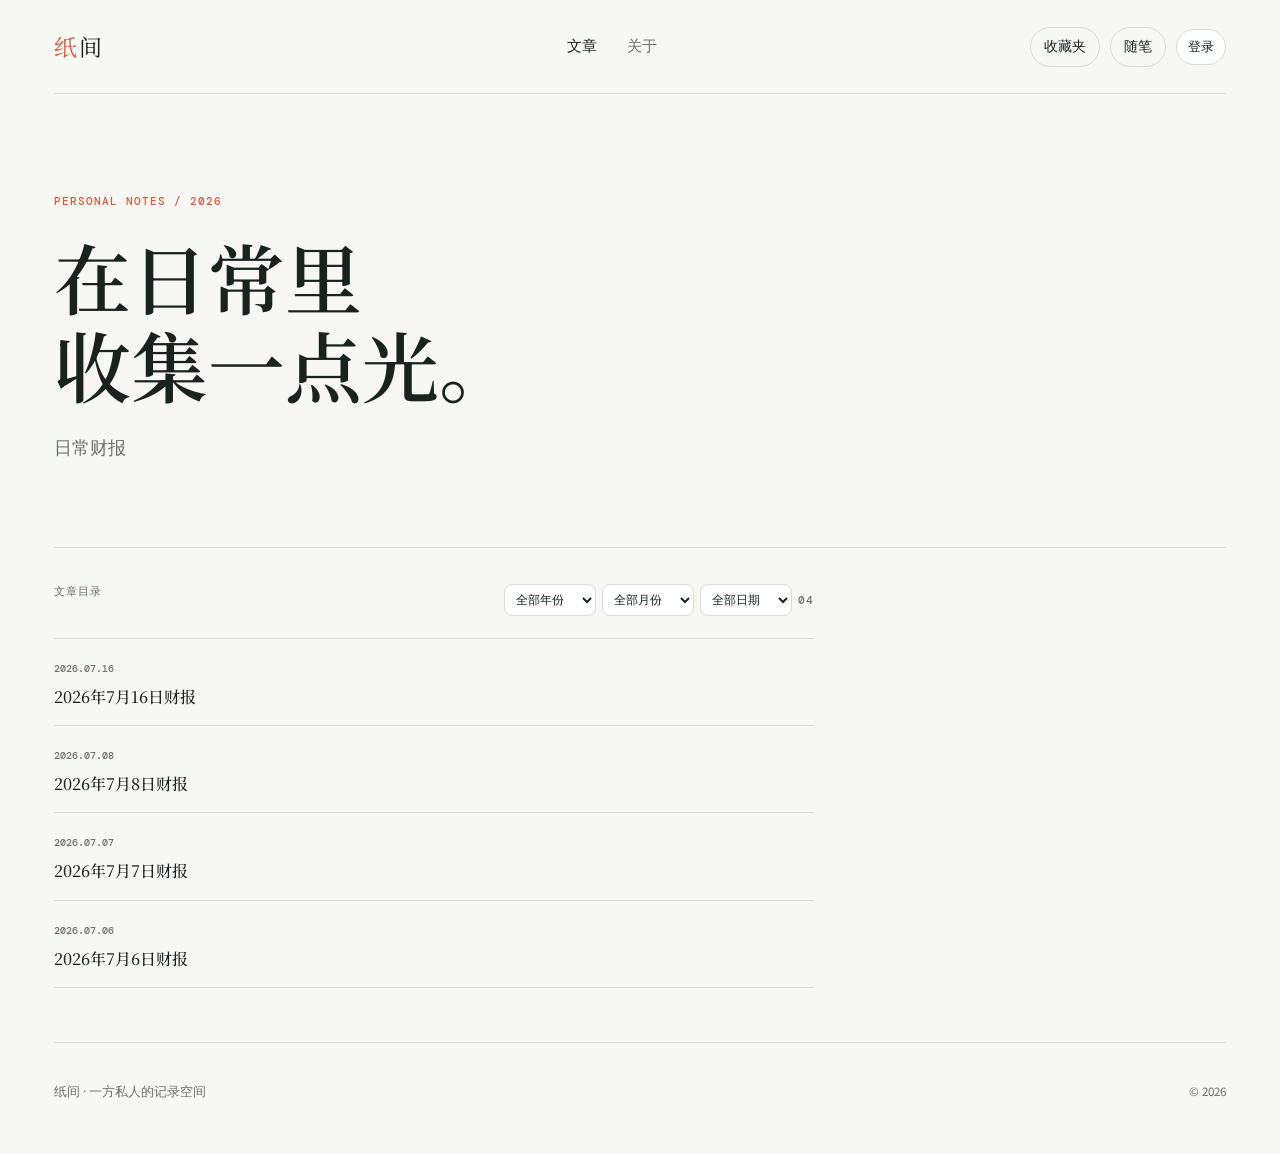
<file: index.html>
<!doctype html>
<html lang="zh-CN">
  <head>
    <meta charset="UTF-8" />
    <meta name="viewport" content="width=device-width, initial-scale=1.0" />
    <meta name="theme-color" content="#f7f7f3" />
    <title>纸间 | 个人博客</title>
    <link rel="preconnect" href="https://fonts.googleapis.com" />
    <link rel="preconnect" href="https://fonts.gstatic.com" crossorigin />
    <link href="https://fonts.googleapis.com/css2?family=DM+Mono:wght@400;500&family=Noto+Serif+SC:wght@400;500;600;700&family=Source+Sans+3:wght@400;500;600;700&display=swap" rel="stylesheet" />
    <link rel="stylesheet" href="styles.css" />
  </head>
  <body>
    <div class="site-shell">
      <header class="topbar">
        <a class="brand" href="#" aria-label="纸间首页"><span>纸</span>间</a>
        <nav aria-label="主要导航"><a class="active" href="#latest">文章</a><a href="#about">关于</a></nav>
        <div class="topbar-actions"><button class="favorites-button" id="openFavorites" type="button">收藏夹</button><a class="journal-link" href="notes.html">随笔</a><button class="publish-button admin-only" id="openComposer" type="button"><span>+</span> 管理文章</button></div>
      </header>

      <main>
        <section class="intro" id="latest">
          <p class="eyebrow">PERSONAL NOTES / 2026</p>
          <h1>在日常里<br />收集一点光。</h1>
          <p class="intro-copy">日常财报</p>
        </section>

        <div class="content-grid">
          <aside class="article-index" aria-label="文章列表">
            <div class="index-head"><span>文章目录</span><div class="article-filter"><select id="yearFilter" aria-label="按年度筛选"><option value="">全部年份</option></select><select id="monthFilter" aria-label="按月度筛选"><option value="">全部月份</option></select><select id="dayFilter" aria-label="按每日筛选"><option value="">全部日期</option></select><span id="articleCount">00</span></div></div>
            <div id="articleList" class="article-list"></div>
          </aside>
        </div>
      </main>

      <footer id="about"><p>纸间 · 一方私人的记录空间</p><p>© 2026</p></footer>
    </div>

    <dialog id="composer">
      <form method="dialog" class="composer-card" id="articleForm">
        <div class="composer-head"><div><p class="eyebrow" id="composerKicker">NEW ENTRY</p><h2 id="composerTitle">写下这一刻</h2></div><button class="icon-button" type="button" id="closeComposer" aria-label="关闭">×</button></div>
        <label>文章标题<input id="titleInput" required maxlength="70" placeholder="给这篇文章一个标题" /></label>
        <div class="form-row"><label>日期<input id="dateInput" type="date" required /></label><label>分类<input id="categoryInput" required maxlength="20" placeholder="如：随笔" /></label></div>
        <label>摘要<textarea id="excerptInput" required maxlength="150" rows="2" placeholder="用一句话概括这篇文章"></textarea></label>
        <label>正文 <span class="label-note">支持简单 Markdown</span><textarea id="contentInput" required rows="8" placeholder="从这里开始写……"></textarea></label>
        <div class="content-tools"><input type="file" id="imageInput" accept="image/*" hidden /><button type="button" class="tool-button" id="imageButton">添加图片</button><button type="button" class="tool-button" id="chartButton">插入图表</button></div>
        <div class="chart-builder" id="chartBuilder" hidden><label>图表标题<input id="chartTitle" maxlength="30" placeholder="如：本周阅读时长" /></label><label>标签 <span class="label-note">用逗号分隔</span><input id="chartLabels" placeholder="周一, 周二, 周三" /></label><label>数值 <span class="label-note">用逗号分隔</span><input id="chartValues" inputmode="decimal" placeholder="2, 4, 3" /></label><button type="button" class="insert-chart-button" id="insertChart">添加到正文</button></div>
        <div class="import-row"><input type="file" id="fileInput" accept=".md,.markdown,.txt,text/markdown,text/plain" hidden /><button type="button" class="import-button" id="importButton">从文件导入</button><span id="fileName">支持 .md / .txt</span></div>
        <div class="composer-actions"><button type="button" class="cancel-button" id="cancelComposer">取消</button><button class="save-button" type="submit" id="submitArticle">发布文章</button></div>
      </form>
    </dialog>
    <dialog id="favoritesDialog">
      <section class="favorites-card">
        <div class="composer-head"><div><p class="eyebrow">MY COLLECTIONS</p><h2>收藏夹</h2></div><button class="icon-button" type="button" id="closeFavorites" aria-label="关闭">×</button></div>
        <form class="folder-form" id="folderForm"><input id="folderInput" maxlength="20" required placeholder="新建收藏夹名称" /><button class="save-button" type="submit">新建</button></form>
        <div class="folder-pills" id="folderPills"></div>
        <div class="favorites-list" id="favoritesList"></div>
      </section>
    </dialog>
    <script src="local-content.js"></script>
    <script src="articles.js"></script>
    <script src="auth.js"></script>
    <script src="app.js"></script>
  </body>
</html>
</file>
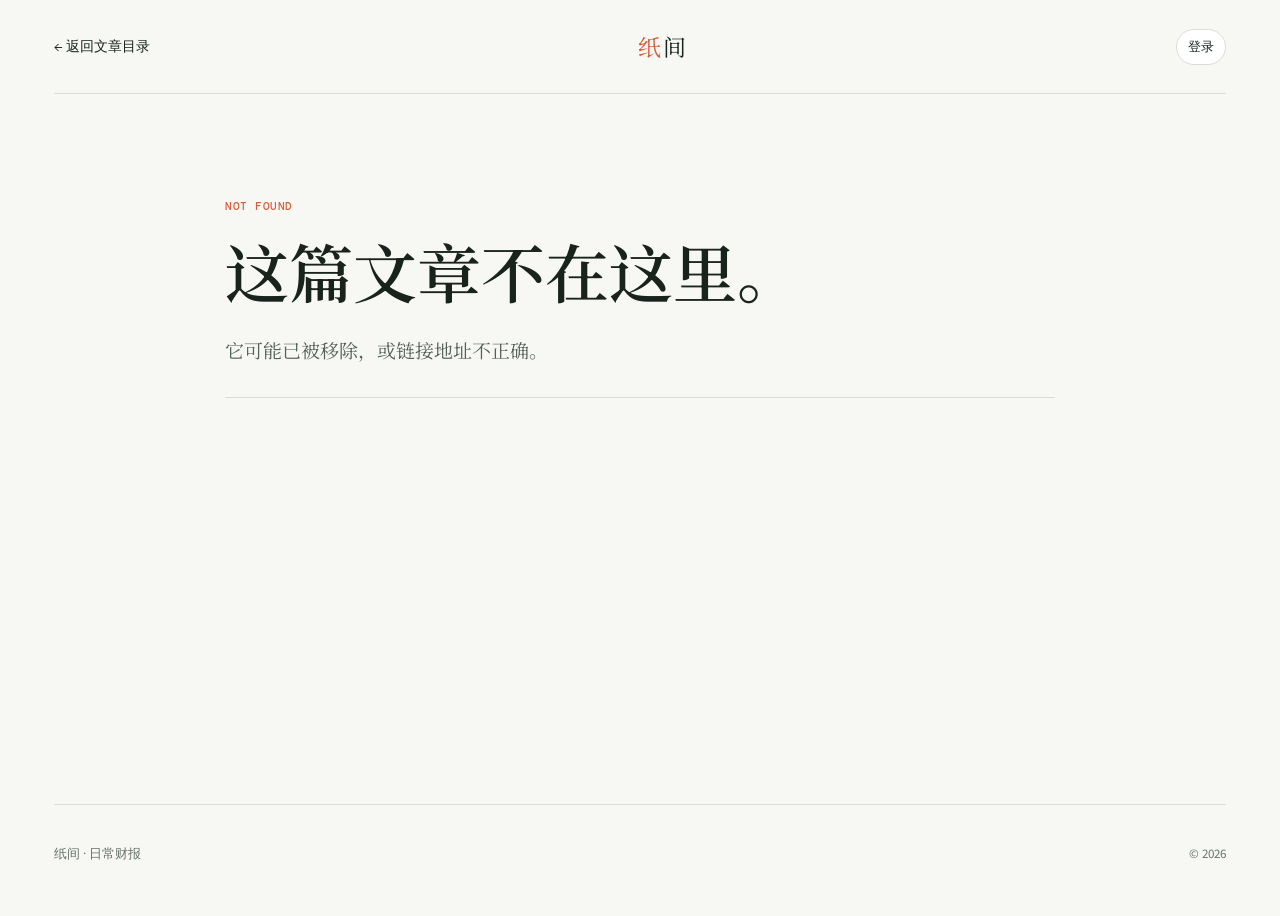
<file: article.html>
<!doctype html>
<html lang="zh-CN">
  <head>
    <meta charset="UTF-8" />
    <meta name="viewport" content="width=device-width, initial-scale=1.0" />
    <meta name="theme-color" content="#f7f7f3" />
    <title>纸间 | 文章详情</title>
    <link rel="preconnect" href="https://fonts.googleapis.com" />
    <link rel="preconnect" href="https://fonts.gstatic.com" crossorigin />
    <link href="https://fonts.googleapis.com/css2?family=DM+Mono:wght@400;500&family=Noto+Serif+SC:wght@400;500;600;700&family=Source+Sans+3:wght@400;500;600;700&display=swap" rel="stylesheet" />
    <link rel="stylesheet" href="styles.css" />
  </head>
  <body class="detail-page">
    <div class="site-shell page-enter">
      <header class="topbar detail-topbar"><a class="back-link" href="index.html">← 返回文章目录</a><a class="brand" href="index.html" aria-label="纸间首页"><span>纸</span>间</a></header>
      <main class="detail-main"><article class="article-view detail-view" id="articleView" aria-live="polite"></article></main>
      <footer><p>纸间 · 日常财报</p><p>© 2026</p></footer>
    </div>
    <script src="local-content.js"></script>
    <script src="articles.js"></script>
    <script src="auth.js"></script>
    <script src="detail.js"></script>
  </body>
</html>
</file>
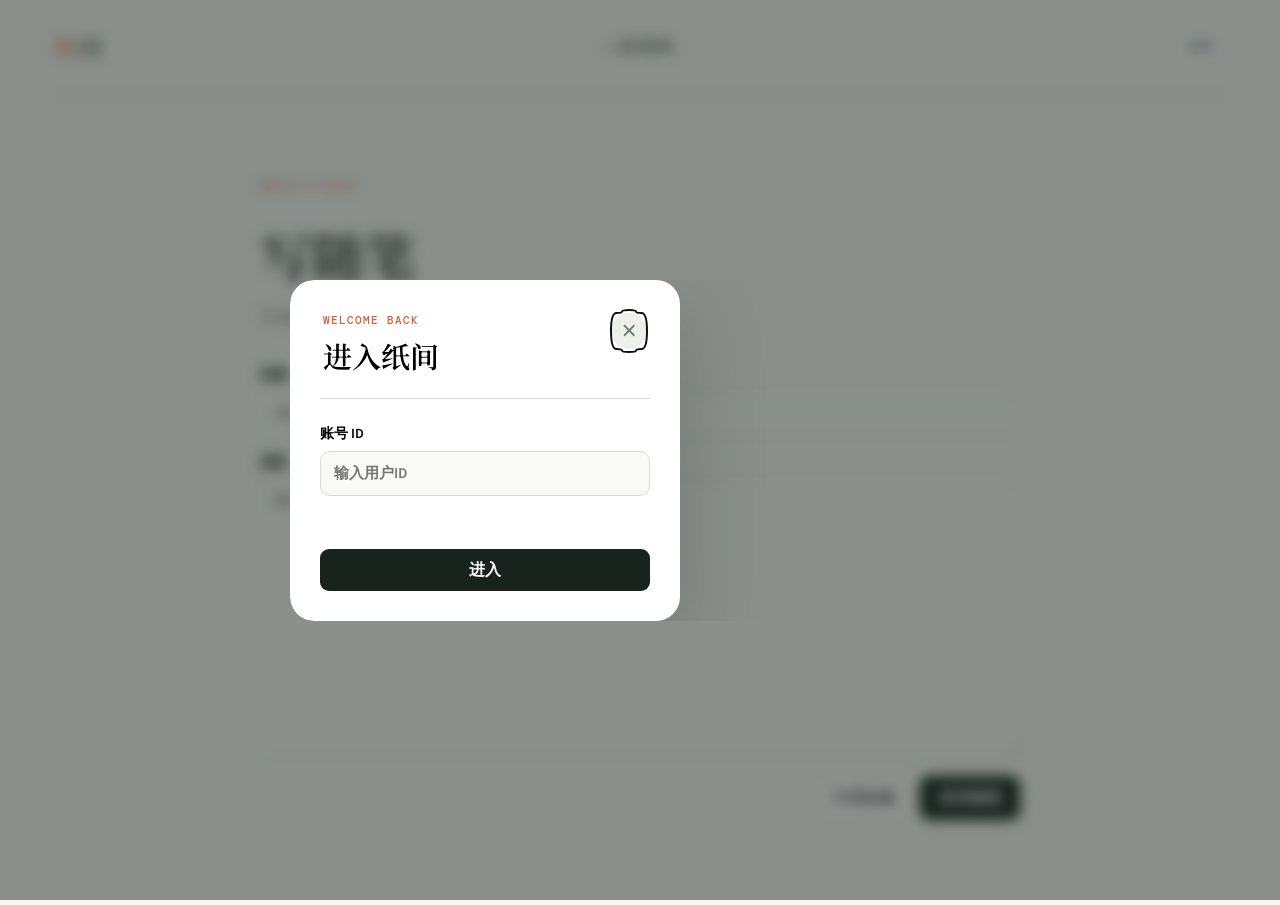
<file: note-editor.html>
<!doctype html>
<html lang="zh-CN">
  <head>
    <meta charset="UTF-8" />
    <meta name="viewport" content="width=device-width, initial-scale=1.0" />
    <title>写随笔 | 纸间</title>
    <link rel="preconnect" href="https://fonts.googleapis.com" />
    <link rel="preconnect" href="https://fonts.gstatic.com" crossorigin />
    <link href="https://fonts.googleapis.com/css2?family=DM+Mono:wght@400;500&family=Noto+Serif+SC:wght@400;500;600;700&family=Source+Sans+3:wght@400;500;600;700&display=swap" rel="stylesheet" />
    <link rel="stylesheet" href="styles.css" />
  </head>
  <body>
    <div class="site-shell page-enter">
      <header class="topbar"><a class="brand" href="index.html"><span>纸</span>间</a><a class="back-link" href="notes.html">← 返回随笔</a></header>
      <main class="note-editor-page"><p class="eyebrow" id="noteKicker">WRITE A NOTE</p><h1 id="noteHeading">写随笔</h1><p class="notes-intro">它会保存到当前账号，可在其他设备继续阅读。</p><label>标题<input id="noteTitle" maxlength="60" placeholder="今天读到了什么？" /></label><label>感悟<textarea id="noteContent" rows="12" placeholder="写下你的阅读感悟……"></textarea></label><div class="note-actions"><button class="reference-button" id="openReferences" type="button">引用收藏</button><button class="save-button" id="saveNote" type="button">保存随笔</button></div></main>
    </div>
    <dialog id="referencesDialog"><section class="favorites-card"><div class="composer-head"><div><p class="eyebrow">YOUR SAVES</p><h2>引用收藏</h2></div><button class="icon-button" id="closeReferences" type="button" aria-label="关闭">×</button></div><div class="reference-list" id="referenceList"></div></section></dialog>
    <script src="local-content.js"></script>
    <script src="articles.js"></script>
    <script src="auth.js"></script>
    <script src="note-editor.js"></script>
  </body>
</html>
</file>
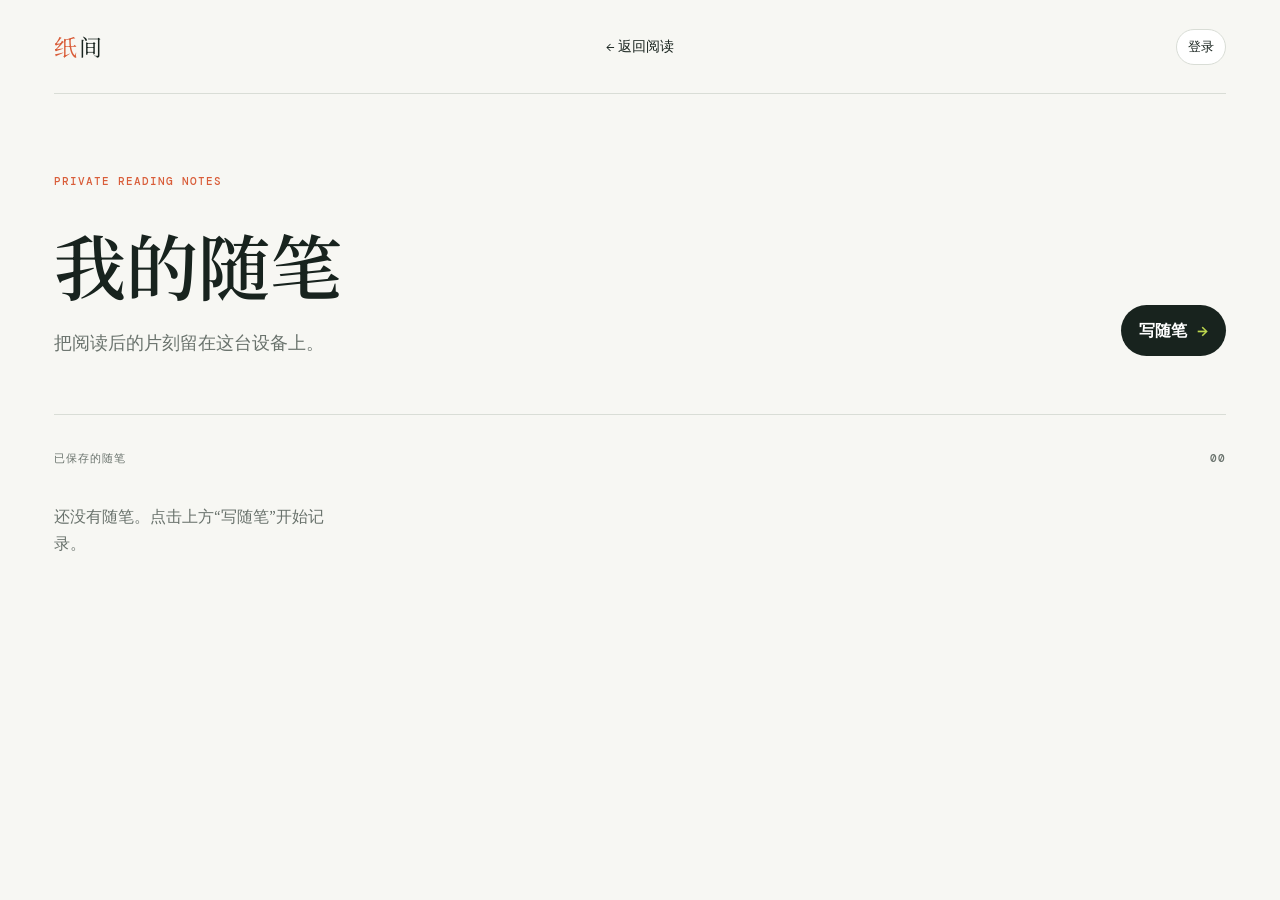
<file: notes.html>
<!doctype html>
<html lang="zh-CN">
  <head>
    <meta charset="UTF-8" />
    <meta name="viewport" content="width=device-width, initial-scale=1.0" />
    <title>我的随笔 | 纸间</title>
    <link rel="preconnect" href="https://fonts.googleapis.com" />
    <link rel="preconnect" href="https://fonts.gstatic.com" crossorigin />
    <link href="https://fonts.googleapis.com/css2?family=DM+Mono:wght@400;500&family=Noto+Serif+SC:wght@400;500;600;700&family=Source+Sans+3:wght@400;500;600;700&display=swap" rel="stylesheet" />
    <link rel="stylesheet" href="styles.css" />
  </head>
  <body>
    <div class="site-shell page-enter">
      <header class="topbar"><a class="brand" href="index.html"><span>纸</span>间</a><a class="back-link" href="index.html">← 返回阅读</a></header>
      <main class="notes-home">
        <section class="write-note-module"><p class="eyebrow">PRIVATE READING NOTES</p><div><div><h1>我的随笔</h1><p>把阅读后的片刻留在这台设备上。</p></div><a class="write-note-link" href="note-editor.html">写随笔 <span>→</span></a></div></section>
        <section class="saved-notes"><div class="index-head"><span>已保存的随笔</span><span id="notesCount">00</span></div><div class="notes-grid" id="notesList"></div></section>
      </main>
    </div>
    <dialog id="noteViewer"><section class="note-viewer-card"><button class="icon-button" id="closeNoteViewer" type="button" aria-label="关闭">×</button><time id="viewerDate"></time><h1 id="viewerTitle"></h1><div id="viewerContent"></div><div class="note-viewer-actions"><a class="edit-link" id="editNote" href="#">修改</a><button class="delete-button" id="deleteNote" type="button">删除</button></div></section></dialog>
    <script src="local-content.js"></script>
    <script src="articles.js"></script>
    <script src="auth.js"></script>
    <script src="notes.js"></script>
  </body>
</html>
</file>
<file: styles.css>
:root { --paper:#f7f7f3; --ink:#18231e; --muted:#69726c; --line:#d9ddd6; --accent:#d95d39; --lime:#bdd74e; }
* { box-sizing:border-box; }
html { scroll-behavior:smooth; }
body { margin:0; background:var(--paper); color:var(--ink); font-family:"Source Sans 3", sans-serif; }
button,input,textarea { font:inherit; }
.site-shell { max-width:1360px; margin:auto; padding:0 54px; }
.topbar { height:94px; display:flex; align-items:center; border-bottom:1px solid var(--line); justify-content:space-between; }
.brand { font-family:"Noto Serif SC",serif; font-size:23px; color:var(--ink); text-decoration:none; letter-spacing:2px; }.brand span{ color:var(--accent); }
nav { display:flex; gap:30px; margin-left:90px; } nav a { color:var(--muted); text-decoration:none; font-size:15px; } nav a.active,nav a:hover { color:var(--ink); }
.topbar-actions{display:flex;align-items:center;gap:10px}.favorites-button,.journal-link{border:1px solid var(--line);border-radius:999px;background:transparent;color:var(--ink);padding:9px 13px;cursor:pointer;text-decoration:none;font-size:14px;transition:background-color .2s ease,transform .2s ease}.favorites-button:hover,.journal-link:hover{background:#fff;transform:translateY(-1px)}.publish-button,.save-button { background:var(--ink); color:#fff; border:0; padding:11px 17px; cursor:pointer; font-weight:600; }.publish-button span{color:var(--lime);font-size:20px;line-height:12px;margin-right:5px}.publish-button:hover,.save-button:hover{background:#304139}
.intro { padding:100px 0 82px; border-bottom:1px solid var(--line); }.eyebrow { color:var(--accent); font:500 11px "DM Mono",monospace; letter-spacing:1px; margin:0 0 24px; }
h1,h2,h3 { font-family:"Noto Serif SC",serif; font-weight:600; }.intro h1 { font-size:clamp(46px,6vw,78px); letter-spacing:0; line-height:1.15; margin:0 0 24px; }.intro-copy { color:var(--muted); font-size:18px; line-height:1.8; margin:0; }
.content-grid { min-height:360px; }.article-index { padding:36px 0 54px; max-width:760px; }.index-head { color:var(--muted); display:flex; justify-content:space-between; font:500 11px "DM Mono",monospace; letter-spacing:1px; padding-bottom:22px; }
.article-list { display:flex; flex-direction:column; }.article-item { position:relative; display:block; text-align:left; border:0; border-top:1px solid var(--line); padding:17px 27px 17px 0; background:transparent; cursor:pointer; color:var(--ink); text-decoration:none; transition:padding .22s ease, color .22s ease, background-color .22s ease; }.article-item:last-child { border-bottom:1px solid var(--line); }.article-item.active { padding-left:13px; border-left:3px solid var(--accent); }.article-item:hover { padding-left:10px; color:var(--accent); }.article-item time { font:500 10px "DM Mono",monospace; color:var(--muted); }.article-item h3 { margin:7px 0 0; font-size:16px; line-height:1.45; font-weight:500; }.read-arrow { position:absolute; right:3px; top:50%; opacity:0; transform:translate(-8px,-50%); transition:opacity .22s ease,transform .22s ease; }.article-item:hover .read-arrow { opacity:1; transform:translate(0,-50%); }
.article-view { padding:64px min(8vw,112px); max-width:930px; }.article-meta { font:500 11px "DM Mono",monospace; color:var(--accent); letter-spacing:.5px; }.article-view h2 { font-size:clamp(30px,4vw,48px); line-height:1.24; margin:18px 0 24px; }.article-view .lead { color:#536058; font-family:"Noto Serif SC",serif; font-size:19px; line-height:1.8; border-bottom:1px solid var(--line); padding-bottom:30px; margin-bottom:30px; }.article-body { font-family:"Noto Serif SC",serif; font-size:17px; line-height:2; }.article-body p { margin:0 0 20px; }.article-body h3 { font-size:22px; margin:34px 0 14px; }.article-body blockquote { border-left:3px solid var(--lime); color:#506057; margin:25px 0; padding:7px 0 7px 20px; }.article-body strong { color:var(--accent); font-weight:600; }
.inline-image{margin:30px 0;border-radius:16px;overflow:hidden;background:#edf0ea}.inline-image img{display:block;width:100%;max-height:500px;object-fit:cover}.inline-image figcaption,.inline-chart figcaption{display:flex;align-items:center;justify-content:space-between;padding:11px 14px;color:var(--muted);font:13px "Source Sans 3",sans-serif}.inline-chart{margin:30px 0;padding:18px;border:1px solid var(--line);border-radius:16px;background:#fbfcf9}.inline-chart figcaption{padding:0 0 15px;color:var(--ink);font-weight:600}.chart-bars{display:flex;gap:12px;align-items:end;height:190px;padding:10px 4px 0;border-bottom:1px solid var(--line)}.chart-bar-wrap{position:relative;flex:1;height:100%;display:flex;flex-direction:column;justify-content:end;align-items:center;min-width:28px}.chart-bar{display:block;width:min(100%,44px);border-radius:9px 9px 2px 2px;background:var(--lime);animation:grow-bar .6s cubic-bezier(.2,.8,.2,1) both;transform-origin:bottom}.chart-value{font:12px "DM Mono",monospace;color:var(--muted);margin-bottom:5px}.chart-label{margin-top:7px;font:11px "Source Sans 3",sans-serif;color:var(--muted);white-space:nowrap;overflow:hidden;max-width:100%;text-overflow:ellipsis}.hover-collect{opacity:0;border:1px solid #d8ded5;border-radius:999px;background:#fff;color:var(--ink);padding:6px 11px;font:600 12px "Source Sans 3",sans-serif;cursor:pointer;transition:opacity .18s ease,transform .18s ease,border-color .18s ease}.collectable-title{display:flex;align-items:center;gap:13px}.collectable-title:hover .hover-collect,.inline-image:hover .hover-collect,.inline-chart:hover .hover-collect{opacity:1}.hover-collect:hover{border-color:var(--accent);color:var(--accent);transform:translateY(-1px)}.selection-collect{position:fixed;z-index:30;border:0;border-radius:999px;background:var(--ink);color:#fff;padding:8px 12px;box-shadow:0 8px 20px rgba(17,30,22,.2);cursor:pointer}.collection-picker{display:grid;grid-template-columns:repeat(auto-fit,minmax(130px,1fr));gap:10px}.collection-picker button{padding:14px;border:1px solid var(--line);border-radius:12px;background:#fbfcf9;text-align:left;cursor:pointer;font-weight:600}.collection-picker button:hover{border-color:var(--accent);color:var(--accent)}@keyframes grow-bar{from{transform:scaleY(.05)}to{transform:scaleY(1)}}
.empty-list { margin:0; padding:21px 0; border-top:1px solid var(--line); color:var(--muted); font-size:14px; line-height:1.7; }.empty-reading { padding:70px 0; text-align:center; color:var(--muted); }.empty-reading span { color:var(--accent); font-size:25px; }.empty-reading h2 { color:var(--ink); font-size:30px; margin:13px 0 7px; }.empty-reading p { margin:0; }
footer { border-top:1px solid var(--line); padding:27px 0 40px; display:flex; justify-content:space-between; color:var(--muted); font-size:13px; }
.detail-topbar { justify-content:space-between; }.back-link { color:var(--ink); font-size:14px; text-decoration:none; }.back-link:hover { color:var(--accent); }.detail-main { min-height:calc(100vh - 190px); }.detail-view { max-width:830px; margin:0 auto; padding:105px 0; }.article-title-row { display:flex; gap:24px; align-items:flex-start; justify-content:space-between; }.detail-view h1 { font-size:clamp(38px,5vw,64px); font-family:"Noto Serif SC",serif; line-height:1.22; margin:18px 0 24px; }.article-actions { display:flex; gap:8px; flex:none; margin-top:19px; }.edit-link,.delete-button { border:1px solid #cbd2c9; border-radius:999px; background:#fff; color:var(--ink); padding:7px 12px; cursor:pointer; font:600 13px "Source Sans 3",sans-serif; text-decoration:none; transition:transform .18s ease,box-shadow .18s ease,border-color .18s ease,color .18s ease; }.edit-link:hover,.delete-button:hover { border-color:var(--accent); color:var(--accent); transform:translateY(-2px); box-shadow:0 5px 14px rgba(23,35,29,.1); }.delete-button:hover { background:#fff5f1; }.page-enter { animation:page-enter .55s cubic-bezier(.2,.75,.3,1) both; }@keyframes page-enter { from { opacity:0; transform:translateY(14px); } to { opacity:1; transform:translateY(0); } }
dialog { width:min(700px, calc(100% - 30px)); border:0; padding:0; background:transparent; border-radius:24px; }dialog::backdrop{background:rgba(20,31,26,.48);backdrop-filter:blur(7px);animation:backdrop-in .28s ease-out}dialog[open]{animation:dialog-in .42s cubic-bezier(.2,.85,.25,1) both}.composer-card { background:#fff; padding:34px; border:1px solid rgba(216,221,214,.9); border-radius:24px; box-shadow:0 28px 85px rgba(17,30,22,.22); }.composer-head { display:flex; justify-content:space-between; align-items:flex-start; margin-bottom:25px; padding:3px 3px 22px; border-bottom:1px solid var(--line); }.composer-head .eyebrow{margin-bottom:8px}.composer-head h2{margin:0;font-size:29px}.icon-button{width:36px;height:36px;border:0;border-radius:50%;background:#edf0ea;font-size:29px;line-height:28px;cursor:pointer;color:var(--muted);transition:transform .2s ease,background-color .2s ease,color .2s ease}.icon-button:hover{background:var(--ink);color:#fff;transform:rotate(90deg)}
label { display:block; font-weight:600; font-size:14px; margin-top:16px; }.label-note { color:var(--muted); font-size:12px; font-weight:400; }input,textarea { display:block; width:100%; margin-top:7px; border:1px solid #d7ddd5; border-radius:10px; padding:11px 13px; outline:0; background:#f9faf7; resize:vertical; font-size:15px; transition:border-color .2s ease,box-shadow .2s ease,background-color .2s ease; }input:focus,textarea:focus{border-color:var(--accent);background:#fff;box-shadow:0 0 0 4px rgba(217,93,57,.12)}.form-row{display:grid;grid-template-columns:1fr 1fr;gap:16px}.import-row{display:flex;gap:12px;align-items:center;margin-top:18px;padding:11px 13px;border:1px dashed #c7cec5;border-radius:12px;color:var(--muted);font-size:12px}.import-button,.cancel-button{background:transparent;border:1px solid #bac2b9;border-radius:9px;padding:9px 13px;cursor:pointer;transition:transform .18s ease,border-color .18s ease,background-color .18s ease}.import-button:hover,.cancel-button:hover{border-color:var(--ink);background:#f1f4ef;transform:translateY(-1px)}.composer-actions{display:flex;justify-content:flex-end;gap:12px;margin-top:26px;padding-top:21px;border-top:1px solid var(--line)}.save-button{border-radius:9px;padding:10px 18px;transition:transform .18s ease,box-shadow .18s ease,background-color .18s ease}.save-button:hover{transform:translateY(-2px);box-shadow:0 8px 18px rgba(24,35,30,.19)}@keyframes dialog-in{from{opacity:0;transform:translateY(20px) scale(.97)}to{opacity:1;transform:translateY(0) scale(1)}}@keyframes backdrop-in{from{opacity:0}to{opacity:1}}
.content-tools{display:flex;gap:10px;margin-top:18px}.tool-button{border:1px solid #cbd2c9;border-radius:999px;background:#fff;color:var(--ink);padding:8px 12px;cursor:pointer;transition:transform .18s ease,border-color .18s ease}.tool-button:hover{border-color:var(--accent);transform:translateY(-1px)}.chart-builder{margin-top:14px;padding:4px 15px 15px;border:1px solid #dce2da;border-radius:14px;background:#f6f8f4}.insert-chart-button{margin-top:15px;border:0;border-radius:9px;background:var(--lime);color:var(--ink);padding:9px 13px;font-weight:600;cursor:pointer}.favorites-card{width:min(620px,calc(100vw - 30px));max-height:min(700px,calc(100vh - 30px));overflow:auto;background:#fff;padding:30px;border:1px solid var(--line);border-radius:24px;box-shadow:0 28px 85px rgba(17,30,22,.22)}.folder-form{display:flex;gap:10px}.folder-form input{margin:0}.folder-pills{display:flex;flex-wrap:wrap;gap:8px;margin:17px 0}.folder-pill{border-radius:999px;background:#eef2e7;color:#4c5c3d;padding:5px 10px;font-size:12px}.favorites-list{display:grid;gap:10px}.favorite-card{display:flex;justify-content:space-between;gap:18px;padding:14px;border:1px solid var(--line);border-radius:14px;background:#fbfcf9}.favorite-card p,.favorite-card h3,.favorite-card span{margin:0}.favorite-card p,.favorite-card span{font-size:12px;color:var(--muted)}.favorite-card h3{font-family:"Noto Serif SC",serif;font-size:16px}.remove-favorite{border:0;border-radius:50%;background:#f1f4ef;width:28px;height:28px;cursor:pointer;color:var(--muted)}.empty-favorites{color:var(--muted);line-height:1.7}
.content-tools{display:flex;gap:10px;margin-top:18px}.tool-button{border:1px solid #cbd2c9;border-radius:999px;background:#fff;color:var(--ink);padding:8px 12px;cursor:pointer;transition:transform .18s ease,border-color .18s ease}.tool-button:hover{border-color:var(--accent);transform:translateY(-1px)}.chart-builder{margin-top:14px;padding:4px 15px 15px;border:1px solid #dce2da;border-radius:14px;background:#f6f8f4}.insert-chart-button{margin-top:15px;border:0;border-radius:9px;background:var(--lime);color:var(--ink);padding:9px 13px;font-weight:600;cursor:pointer}.favorites-card{width:min(620px,calc(100vw - 30px));max-height:min(700px,calc(100vh - 30px));overflow:auto;background:#fff;padding:30px;border:1px solid var(--line);border-radius:24px;box-shadow:0 28px 85px rgba(17,30,22,.22)}.folder-form{display:flex;gap:10px}.folder-form input{margin:0}.folder-form .save-button{min-width:76px;white-space:nowrap}.folder-pills{display:flex;flex-wrap:wrap;gap:8px;margin:17px 0}.folder-pill{border:0;border-radius:999px;background:#eef2e7;color:#4c5c3d;padding:7px 12px;font-size:13px;cursor:pointer}.folder-pill.active{background:var(--ink);color:#fff}.favorites-list{display:grid;gap:20px}.folder-section{border:1px solid var(--line);border-radius:16px;padding:15px}.folder-section>h3{margin:0 0 13px;font-size:19px}.favorite-tabs{display:grid;grid-template-columns:repeat(4,1fr);gap:7px}.favorite-tab{border:1px solid var(--line);border-radius:10px;background:#fff;padding:10px 6px;cursor:pointer;font-weight:600}.favorite-tab span{display:block;color:var(--muted);font:11px "DM Mono",monospace;margin-top:3px}.favorite-tab.active{border-color:var(--accent);background:#fff5f1;color:var(--accent)}.favorite-detail{margin-top:13px;border-top:1px solid var(--line)}.favorite-card{display:flex;justify-content:space-between;gap:18px;padding:10px 0}.favorite-card h3{margin:0;font-family:"Noto Serif SC",serif;font-size:16px}.remove-favorite{border:0;border-radius:50%;background:#f1f4ef;width:28px;height:28px;cursor:pointer;color:var(--muted)}.empty-favorites,.empty-group{color:var(--muted);line-height:1.7}.empty-group{margin:15px 0 2px;font-size:13px}.notes-home{padding:80px 0}.write-note-module{border-bottom:1px solid var(--line);padding:0 0 58px}.write-note-module>div{display:flex;align-items:end;justify-content:space-between;gap:30px}.write-note-module h1{font-size:clamp(44px,6vw,72px);margin:0}.write-note-module p:not(.eyebrow){margin:15px 0 0;color:var(--muted);font-size:18px}.write-note-link{flex:none;border-radius:999px;background:var(--ink);color:#fff;padding:13px 18px;text-decoration:none;font-weight:600;transition:transform .2s ease}.write-note-link:hover{transform:translateY(-3px)}.write-note-link span{color:var(--lime);margin-left:7px;font-size:18px}.saved-notes{padding-top:36px}.notes-grid{display:grid;grid-template-columns:repeat(auto-fill,minmax(240px,1fr));gap:14px}.note-card{border:1px solid var(--line);border-radius:14px;background:#fff;padding:17px;text-align:left;cursor:pointer;transition:transform .2s ease,box-shadow .2s ease}.note-card:hover{transform:translateY(-3px);box-shadow:0 13px 25px rgba(23,35,29,.08)}.note-card time{font:11px "DM Mono",monospace;color:var(--accent)}.note-card h2{font-family:"Noto Serif SC",serif;font-size:20px;margin:7px 0}.note-card p{color:var(--muted);font-size:14px;line-height:1.6;margin:0;display:-webkit-box;-webkit-line-clamp:3;-webkit-box-orient:vertical;overflow:hidden}.note-card span{display:block;margin-top:13px;color:var(--accent);font-size:13px}.note-viewer-card{position:relative;width:min(720px,calc(100vw - 30px));max-height:calc(100vh - 40px);overflow:auto;background:#fff;padding:48px;border-radius:24px;box-shadow:0 28px 85px rgba(17,30,22,.22)}.note-viewer-card .icon-button{position:absolute;right:24px;top:24px}.note-viewer-card time{font:12px "DM Mono",monospace;color:var(--accent)}.note-viewer-card h1{font-size:42px;margin:15px 0 28px}.note-viewer-card p{font-family:"Noto Serif SC",serif;font-size:18px;line-height:2;margin:0 0 17px}.note-editor-page{max-width:760px;margin:0 auto;padding:85px 0}.note-editor-page h1{font-size:52px;margin:0 0 13px}.notes-intro{color:var(--muted);margin:0 0 36px;font-size:17px}.note-actions{display:flex;justify-content:flex-end;gap:10px;margin-top:20px}.reference-button{border:1px solid var(--line);border-radius:9px;background:#fff;padding:10px 14px;cursor:pointer}.reference-list{display:grid;gap:9px}.reference-item{display:grid;gap:4px;border:1px solid var(--line);border-radius:12px;background:#fbfcf9;padding:13px;text-align:left;cursor:pointer}.reference-item span{font-size:12px;color:var(--muted)}.reference-item strong{font-family:"Noto Serif SC",serif}
@media (max-width:720px){.site-shell{padding:0 22px}.topbar{height:76px}nav{display:none}.topbar-actions{gap:6px}.favorites-button,.journal-link{padding:8px 10px;font-size:13px}.publish-button{padding:9px 12px;font-size:14px}.intro{padding:66px 0 55px}.intro-copy{font-size:16px}.content-grid{display:block}.article-index{border-right:0;padding:28px 0 42px}.article-list{max-height:245px;overflow:auto}.article-view{padding:42px 0 55px}.article-view .lead{font-size:17px}.article-body{font-size:16px}footer{padding-top:22px}.composer-card{padding:25px 20px}.form-row{grid-template-columns:1fr}.composer-head h2{font-size:24px}.article-title-row{display:block}.article-actions{margin-top:-8px;margin-bottom:20px}.write-note-module>div{display:block}.write-note-link{display:inline-block;margin-top:27px}.notes-home{padding:55px 0}.notes-grid{grid-template-columns:1fr}.note-viewer-card{padding:38px 24px}.note-viewer-card h1{font-size:32px}.favorite-tabs{grid-template-columns:repeat(2,1fr)}.folder-form .save-button{min-width:76px}.note-editor-page{padding:55px 0}.note-editor-page h1{font-size:42px}}
.account-controls{display:flex;align-items:center;gap:7px}.auth-button{border:1px solid var(--line);border-radius:999px;background:#fff;color:var(--ink);padding:8px 11px;cursor:pointer;font-size:13px}.account-label{font:11px "DM Mono",monospace;color:var(--muted);white-space:nowrap}.login-card{width:min(390px,calc(100vw - 30px));background:#fff;border:0;border-radius:24px;padding:30px;box-shadow:0 28px 85px rgba(17,30,22,.22)}.login-card .save-button{width:100%;margin-top:19px}.login-error{min-height:20px;margin:14px 0 0;color:#b33e2c;font-size:13px}
.article-filter{display:flex;align-items:center;gap:6px}.article-filter select{width:92px;margin:0;border:1px solid var(--line);border-radius:8px;background:#fff;padding:6px 7px;color:var(--ink);font:12px "DM Mono",monospace}.favorite-detail{display:grid;gap:10px;padding-top:12px}.favorite-detail .favorite-card{align-items:center;border:1px solid var(--line);border-radius:12px;background:#fbfcf9;padding:13px 14px}.favorite-detail .favorite-card+.favorite-card{border-top:1px solid var(--line)}.hover-collect,.selection-collect{display:grid;place-items:center;width:32px;height:32px;padding:0;border-radius:50%;font-size:17px;line-height:1}.hover-collect{color:#c7a64b}.selection-collect{background:var(--ink);color:#f4d86a}.note-reference{color:#2878c7;text-decoration:none;font-weight:600}.note-reference:hover{color:#165791}
.hover-collect,.selection-collect{width:auto;min-width:52px;height:30px;padding:0 11px;border:1px solid var(--accent);border-radius:999px;background:#fff;color:var(--accent);font:600 13px "Source Sans 3",sans-serif;line-height:1;box-shadow:none;transition:opacity .18s ease,transform .18s ease,background-color .18s ease,color .18s ease}.hover-collect.is-collected,.selection-collect.is-collected{background:var(--accent);color:#fff}.hover-collect:hover,.selection-collect:hover{transform:translateY(-1px)}
.collectable-heading{display:flex;align-items:center;gap:10px}.collectable-heading:hover .hover-collect{opacity:1}
.favorite-tabs{grid-template-columns:repeat(2,1fr)}
.reference-browser{display:grid;gap:14px}.reference-browser .folder-pills{margin:0}.reference-browser .reference-list{margin-top:0}
@media (max-width:720px){.article-filter{display:grid;grid-template-columns:repeat(3,1fr);gap:4px}.article-filter select{width:100%;font-size:11px}.article-filter #articleCount{grid-column:3;text-align:right}}

.article-body ul{margin:0 0 25px;padding-left:24px}
.article-body li{margin:8px 0;padding-left:5px}
.article-body li::marker{color:var(--accent)}
.article-body a{color:#2c6794;text-decoration-color:#a8c4d8;text-underline-offset:4px}
.article-body a:hover{color:var(--accent);text-decoration-color:var(--accent)}
.inline-image{background:#fff;border:1px solid var(--line)}
.inline-image img{object-fit:contain}
.favorite-card-link{display:block;min-width:0;padding-left:10px;color:var(--ink);text-decoration:none}
.favorite-card-link:hover h3{color:var(--accent)}
.favorite-target{outline:2px solid var(--accent);outline-offset:8px;border-radius:6px}
@media (max-width:720px){
  .chart-bars{gap:6px}
  .chart-bar-wrap{min-width:44px}
  .chart-label{font-size:9px;line-height:1.25;white-space:normal;overflow:visible;text-align:center}
}
</file>
